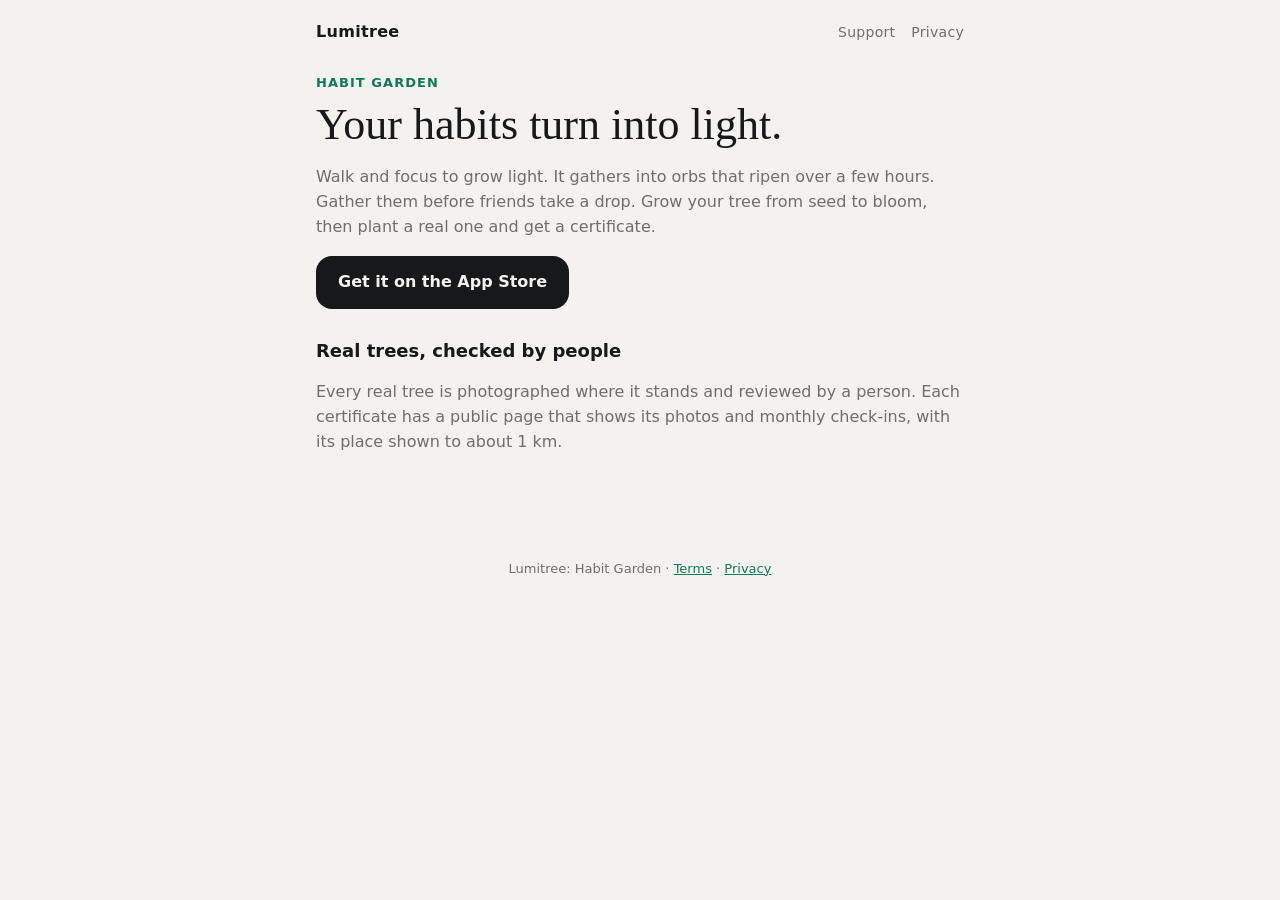
<file: index.html>
<!doctype html>
<html lang="en">
<head>
<meta charset="utf-8">
<meta name="viewport" content="width=device-width, initial-scale=1">
<title>Lumitree: Habit Garden</title>
<meta name="description" content="Walk and focus to grow light, tend a tree with friends, and plant real trees verified by people.">
<link rel="stylesheet" href="/style.css">
</head>
<body>
<header><a href="/">Lumitree</a><nav><a href="/support">Support</a><a href="/privacy">Privacy</a></nav></header>
<main>
<p class="eyebrow">Habit garden</p>
<h1>Your habits turn into light.</h1>
<p class="muted">Walk and focus to grow light. It gathers into orbs that ripen over a few hours. Gather them before friends take a drop. Grow your tree from seed to bloom, then plant a real one and get a certificate.</p>
<p><a class="button" id="store" href="#">Get it on the App Store</a></p>
<h2>Real trees, checked by people</h2>
<p class="muted">Every real tree is photographed where it stands and reviewed by a person. Each certificate has a public page that shows its photos and monthly check-ins, with its place shown to about 1 km.</p>
<script type="module">import { APP_STORE_URL } from "/config.js"; document.getElementById("store").href = APP_STORE_URL;</script>
</main>
<footer>Lumitree: Habit Garden · <a href="/terms">Terms</a> · <a href="/privacy">Privacy</a></footer>
</body>
</html>
</file>
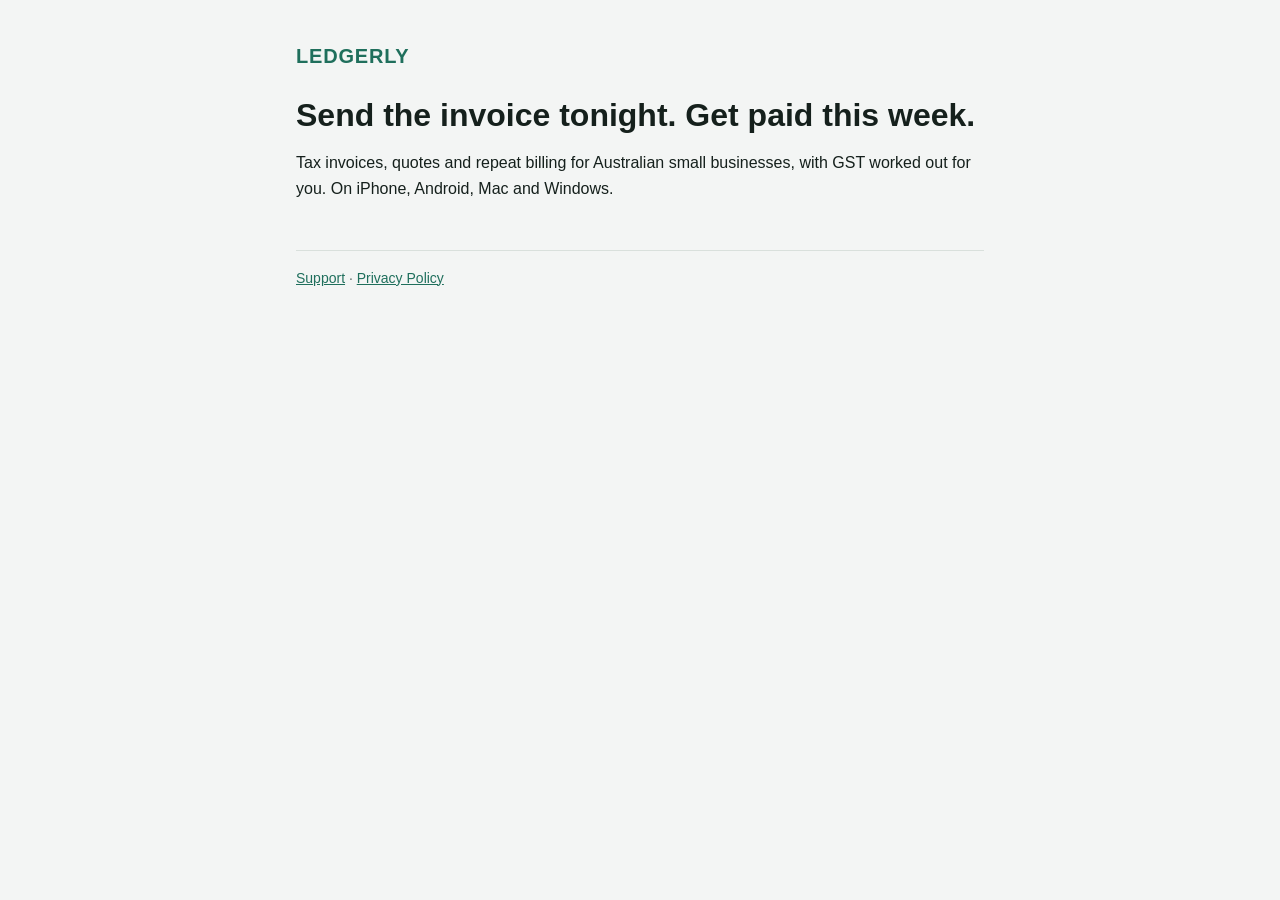
<file: ledgerly/index.html>
<!doctype html>
<html lang="en-AU">
<head>
<meta charset="utf-8"><meta name="viewport" content="width=device-width, initial-scale=1">
<title>Ledgerly · Invoicing for Australian small businesses</title>
<link rel="stylesheet" href="style.css">
</head>
<body><main>
<span class="brand">LEDGERLY</span>
<h1>Send the invoice tonight. Get paid this week.</h1>
<p>Tax invoices, quotes and repeat billing for Australian small businesses, with GST worked out for you. On iPhone, Android, Mac and Windows.</p>
<footer><a href="support.html">Support</a> · <a href="privacy.html">Privacy Policy</a></footer>
</main></body></html>
</file>
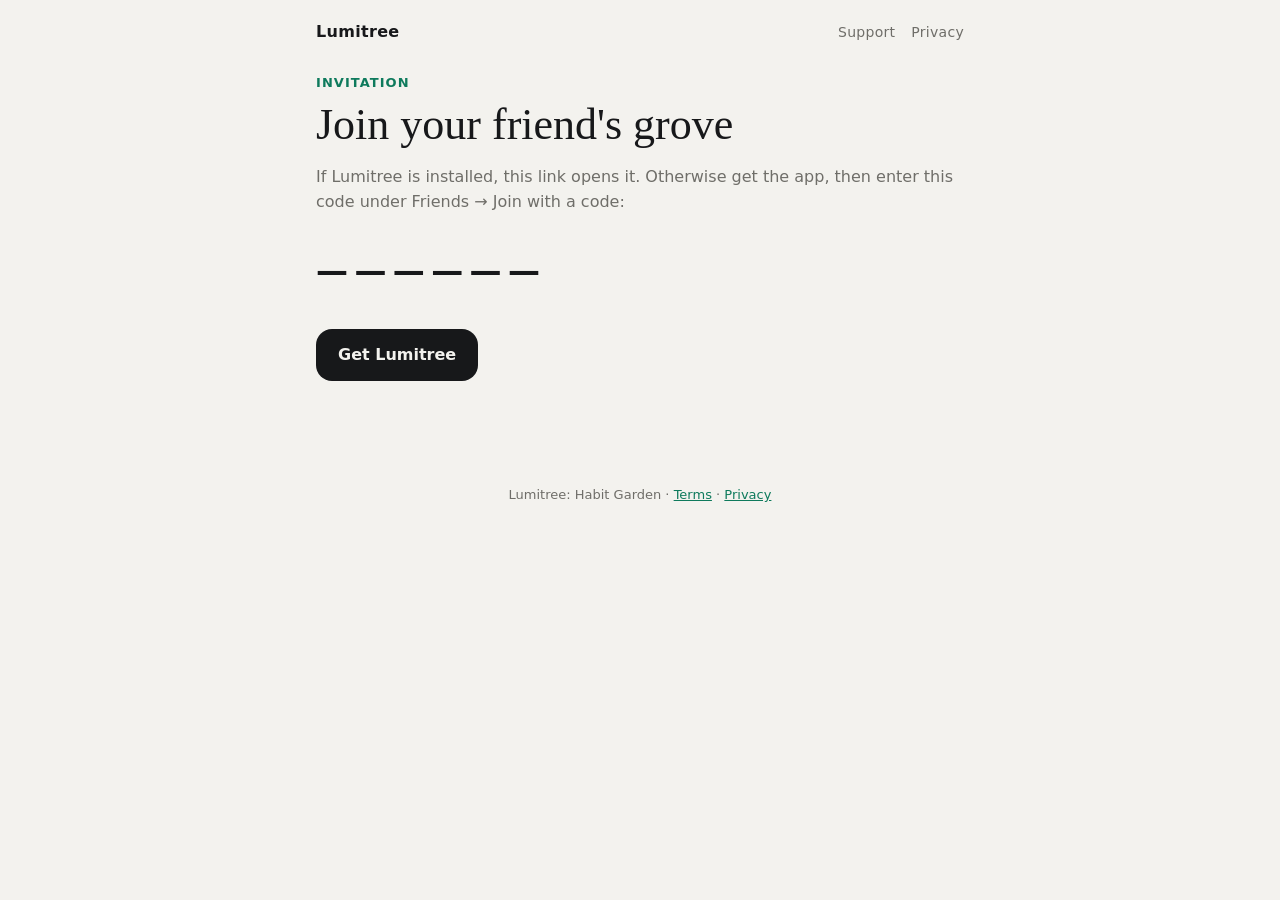
<file: join.html>
<!doctype html>
<html lang="en">
<head>
<meta charset="utf-8">
<meta name="viewport" content="width=device-width, initial-scale=1">
<title>Join a grove · Lumitree</title>
<meta name="description" content="Your friend invited you to their Lumitree grove.">
<link rel="stylesheet" href="/style.css">
</head>
<body>
<header><a href="/">Lumitree</a><nav><a href="/support">Support</a><a href="/privacy">Privacy</a></nav></header>
<main>
<p class="eyebrow">Invitation</p>
<h1>Join your friend's grove</h1>
<p class="muted">If Lumitree is installed, this link opens it. Otherwise get the app, then enter this code under Friends → Join with a code:</p>
<p style="font-size:32px;font-weight:800;letter-spacing:.2em" id="code">——————</p>
<p><a class="button" id="store" href="#">Get Lumitree</a></p>
<script type="module">
import { APP_STORE_URL } from "/config.js";
const m = /^\/join\/([A-Z2-9]{6})\/?$/i.exec(location.pathname);
const q = new URLSearchParams(location.search).get("code");
const code = m ? m[1] : (q && /^[A-Z2-9]{6}$/i.test(q) ? q : null);
document.getElementById("code").textContent = code ? code.toUpperCase() : "——————";
document.getElementById("store").href = APP_STORE_URL;
</script>
</main>
<footer>Lumitree: Habit Garden · <a href="/terms">Terms</a> · <a href="/privacy">Privacy</a></footer>
</body>
</html>
</file>
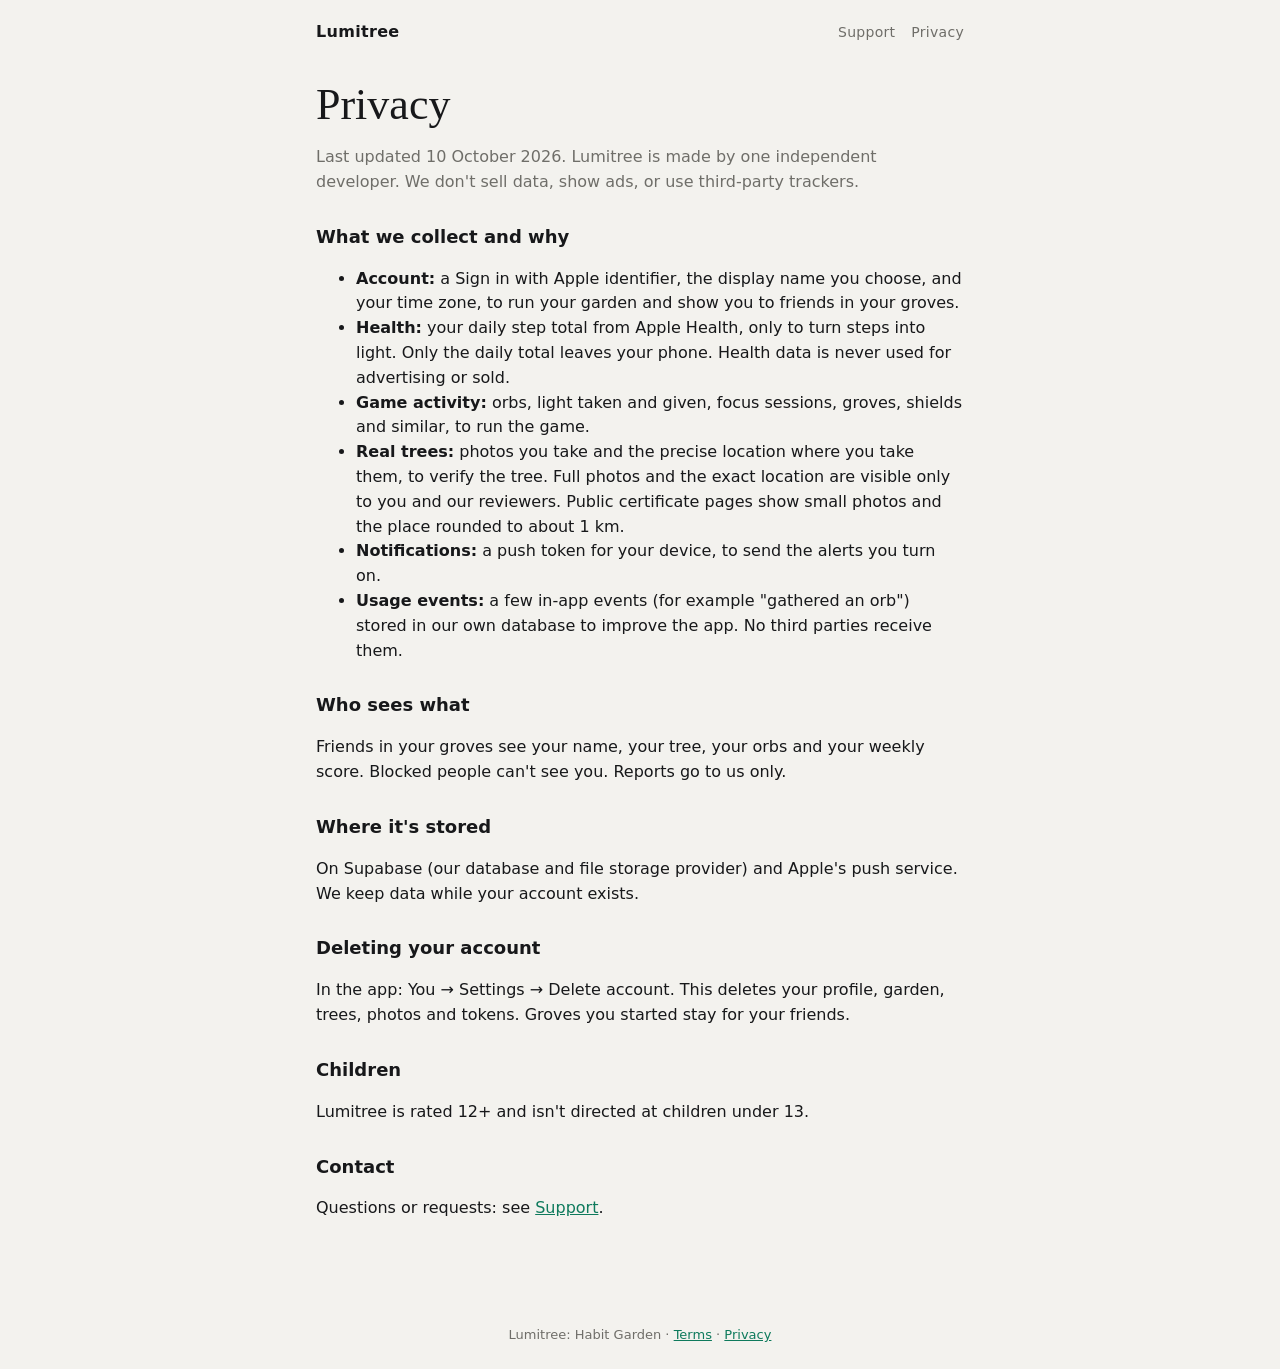
<file: privacy.html>
<!doctype html>
<html lang="en">
<head>
<meta charset="utf-8">
<meta name="viewport" content="width=device-width, initial-scale=1">
<title>Privacy · Lumitree</title>
<meta name="description" content="How Lumitree handles your data.">
<link rel="stylesheet" href="/style.css">
</head>
<body>
<header><a href="/">Lumitree</a><nav><a href="/support">Support</a><a href="/privacy">Privacy</a></nav></header>
<main>
<h1>Privacy</h1>
<p class="muted">Last updated 10 October 2026. Lumitree is made by one independent developer. We don't sell data, show ads, or use third-party trackers.</p>
<h2>What we collect and why</h2>
<ul>
<li><b>Account:</b> a Sign in with Apple identifier, the display name you choose, and your time zone, to run your garden and show you to friends in your groves.</li>
<li><b>Health:</b> your daily step total from Apple Health, only to turn steps into light. Only the daily total leaves your phone. Health data is never used for advertising or sold.</li>
<li><b>Game activity:</b> orbs, light taken and given, focus sessions, groves, shields and similar, to run the game.</li>
<li><b>Real trees:</b> photos you take and the precise location where you take them, to verify the tree. Full photos and the exact location are visible only to you and our reviewers. Public certificate pages show small photos and the place rounded to about 1 km.</li>
<li><b>Notifications:</b> a push token for your device, to send the alerts you turn on.</li>
<li><b>Usage events:</b> a few in-app events (for example "gathered an orb") stored in our own database to improve the app. No third parties receive them.</li>
</ul>
<h2>Who sees what</h2>
<p>Friends in your groves see your name, your tree, your orbs and your weekly score. Blocked people can't see you. Reports go to us only.</p>
<h2>Where it's stored</h2>
<p>On Supabase (our database and file storage provider) and Apple's push service. We keep data while your account exists.</p>
<h2>Deleting your account</h2>
<p>In the app: You → Settings → Delete account. This deletes your profile, garden, trees, photos and tokens. Groves you started stay for your friends.</p>
<h2>Children</h2>
<p>Lumitree is rated 12+ and isn't directed at children under 13.</p>
<h2>Contact</h2>
<p>Questions or requests: see <a href="/support">Support</a>.</p>
</main>
<footer>Lumitree: Habit Garden · <a href="/terms">Terms</a> · <a href="/privacy">Privacy</a></footer>
</body>
</html>
</file>
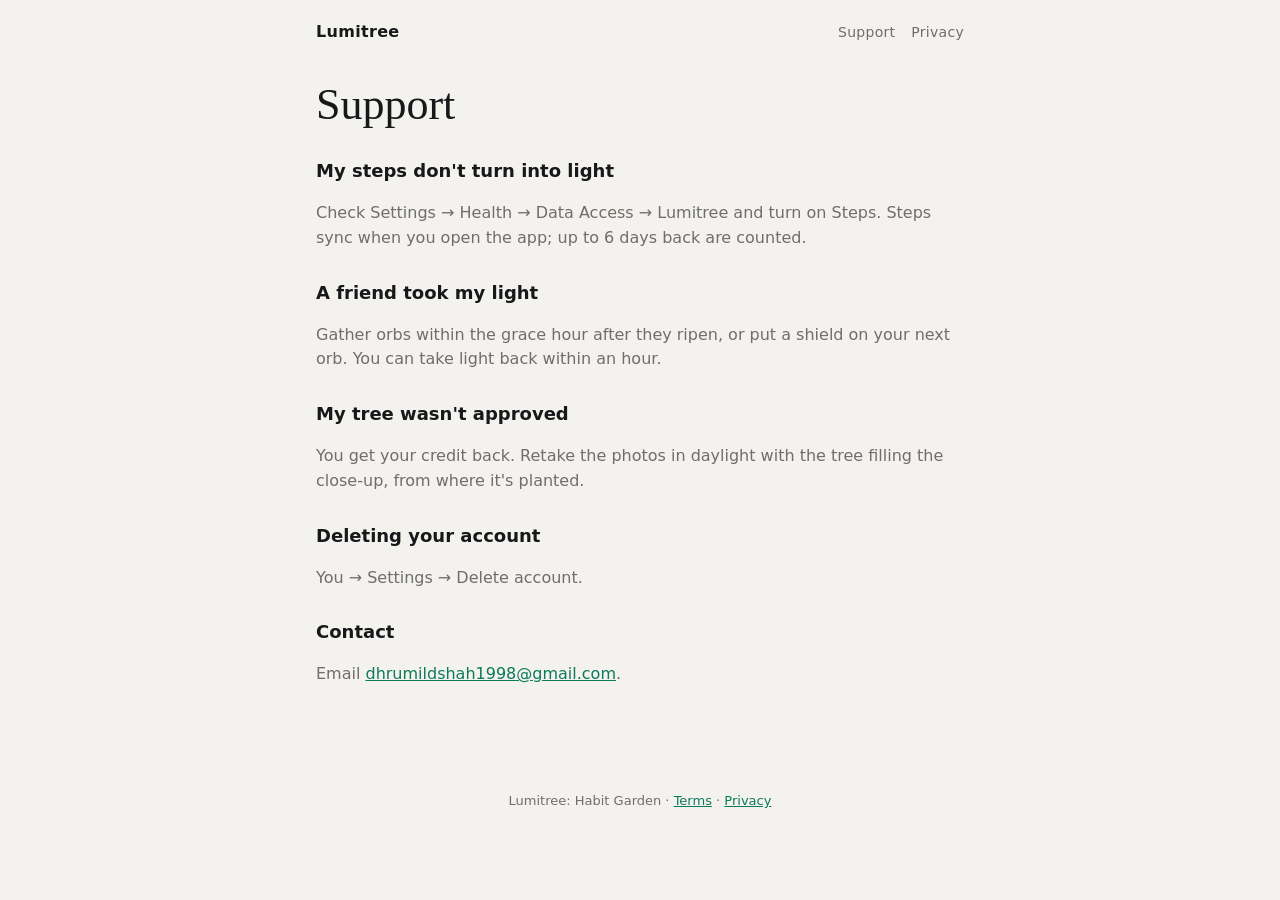
<file: support.html>
<!doctype html>
<html lang="en">
<head>
<meta charset="utf-8">
<meta name="viewport" content="width=device-width, initial-scale=1">
<title>Support · Lumitree</title>
<meta name="description" content="Help with Lumitree.">
<link rel="stylesheet" href="/style.css">
</head>
<body>
<header><a href="/">Lumitree</a><nav><a href="/support">Support</a><a href="/privacy">Privacy</a></nav></header>
<main>
<h1>Support</h1>
<h2>My steps don't turn into light</h2>
<p class="muted">Check Settings → Health → Data Access → Lumitree and turn on Steps. Steps sync when you open the app; up to 6 days back are counted.</p>
<h2>A friend took my light</h2>
<p class="muted">Gather orbs within the grace hour after they ripen, or put a shield on your next orb. You can take light back within an hour.</p>
<h2>My tree wasn't approved</h2>
<p class="muted">You get your credit back. Retake the photos in daylight with the tree filling the close-up, from where it's planted.</p>
<h2>Deleting your account</h2>
<p class="muted">You → Settings → Delete account.</p>
<h2>Contact</h2>
<p class="muted">Email <a href="mailto:dhrumildshah1998@gmail.com">dhrumildshah1998@gmail.com</a>.</p>
</main>
<footer>Lumitree: Habit Garden · <a href="/terms">Terms</a> · <a href="/privacy">Privacy</a></footer>
</body>
</html>
</file>
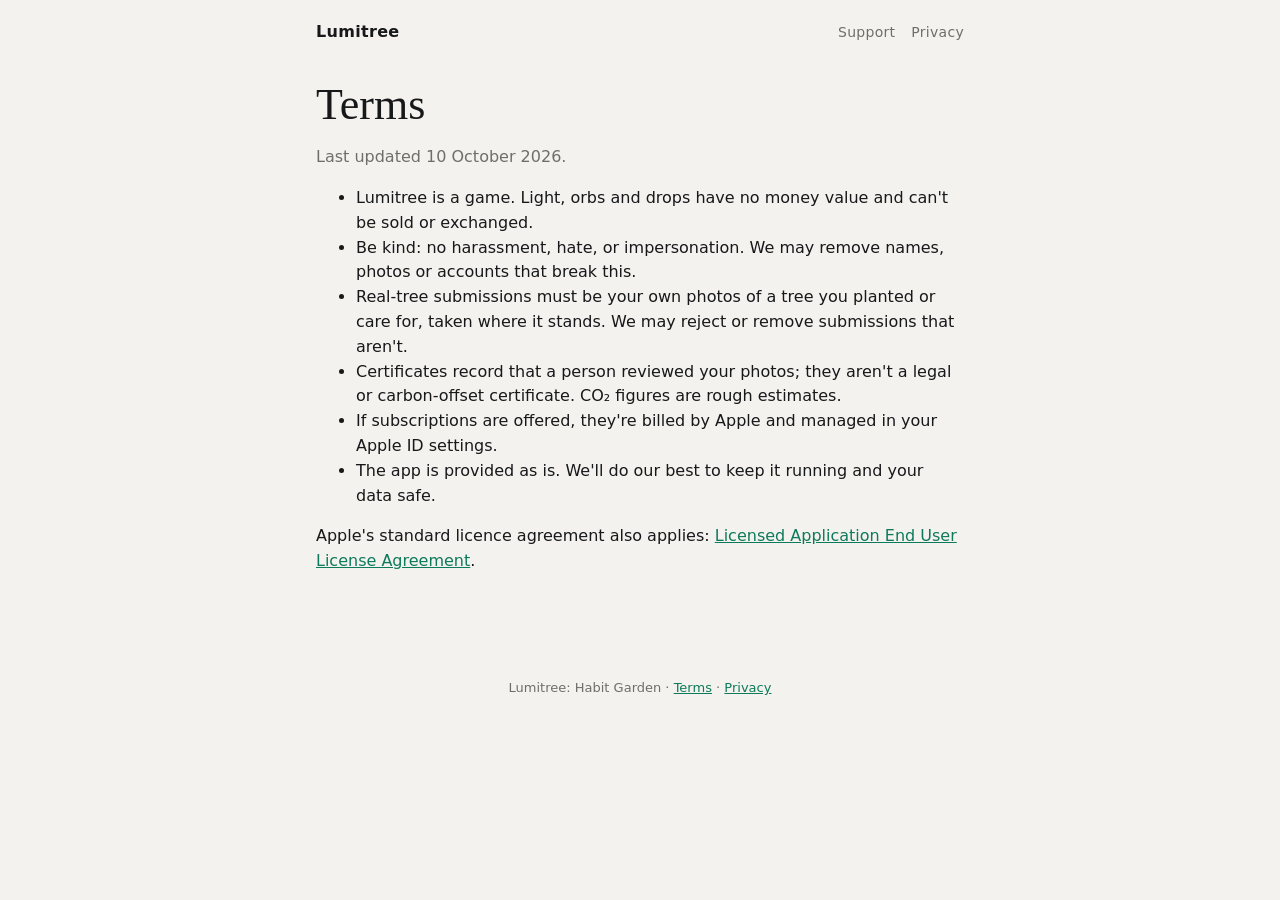
<file: terms.html>
<!doctype html>
<html lang="en">
<head>
<meta charset="utf-8">
<meta name="viewport" content="width=device-width, initial-scale=1">
<title>Terms · Lumitree</title>
<meta name="description" content="Terms of use for Lumitree.">
<link rel="stylesheet" href="/style.css">
</head>
<body>
<header><a href="/">Lumitree</a><nav><a href="/support">Support</a><a href="/privacy">Privacy</a></nav></header>
<main>
<h1>Terms</h1>
<p class="muted">Last updated 10 October 2026.</p>
<ul>
<li>Lumitree is a game. Light, orbs and drops have no money value and can't be sold or exchanged.</li>
<li>Be kind: no harassment, hate, or impersonation. We may remove names, photos or accounts that break this.</li>
<li>Real-tree submissions must be your own photos of a tree you planted or care for, taken where it stands. We may reject or remove submissions that aren't.</li>
<li>Certificates record that a person reviewed your photos; they aren't a legal or carbon-offset certificate. CO₂ figures are rough estimates.</li>
<li>If subscriptions are offered, they're billed by Apple and managed in your Apple ID settings.</li>
<li>The app is provided as is. We'll do our best to keep it running and your data safe.</li>
</ul>
<p>Apple's standard licence agreement also applies: <a href="https://www.apple.com/legal/internet-services/itunes/dev/stdeula/">Licensed Application End User License Agreement</a>.</p>
</main>
<footer>Lumitree: Habit Garden · <a href="/terms">Terms</a> · <a href="/privacy">Privacy</a></footer>
</body>
</html>
</file>
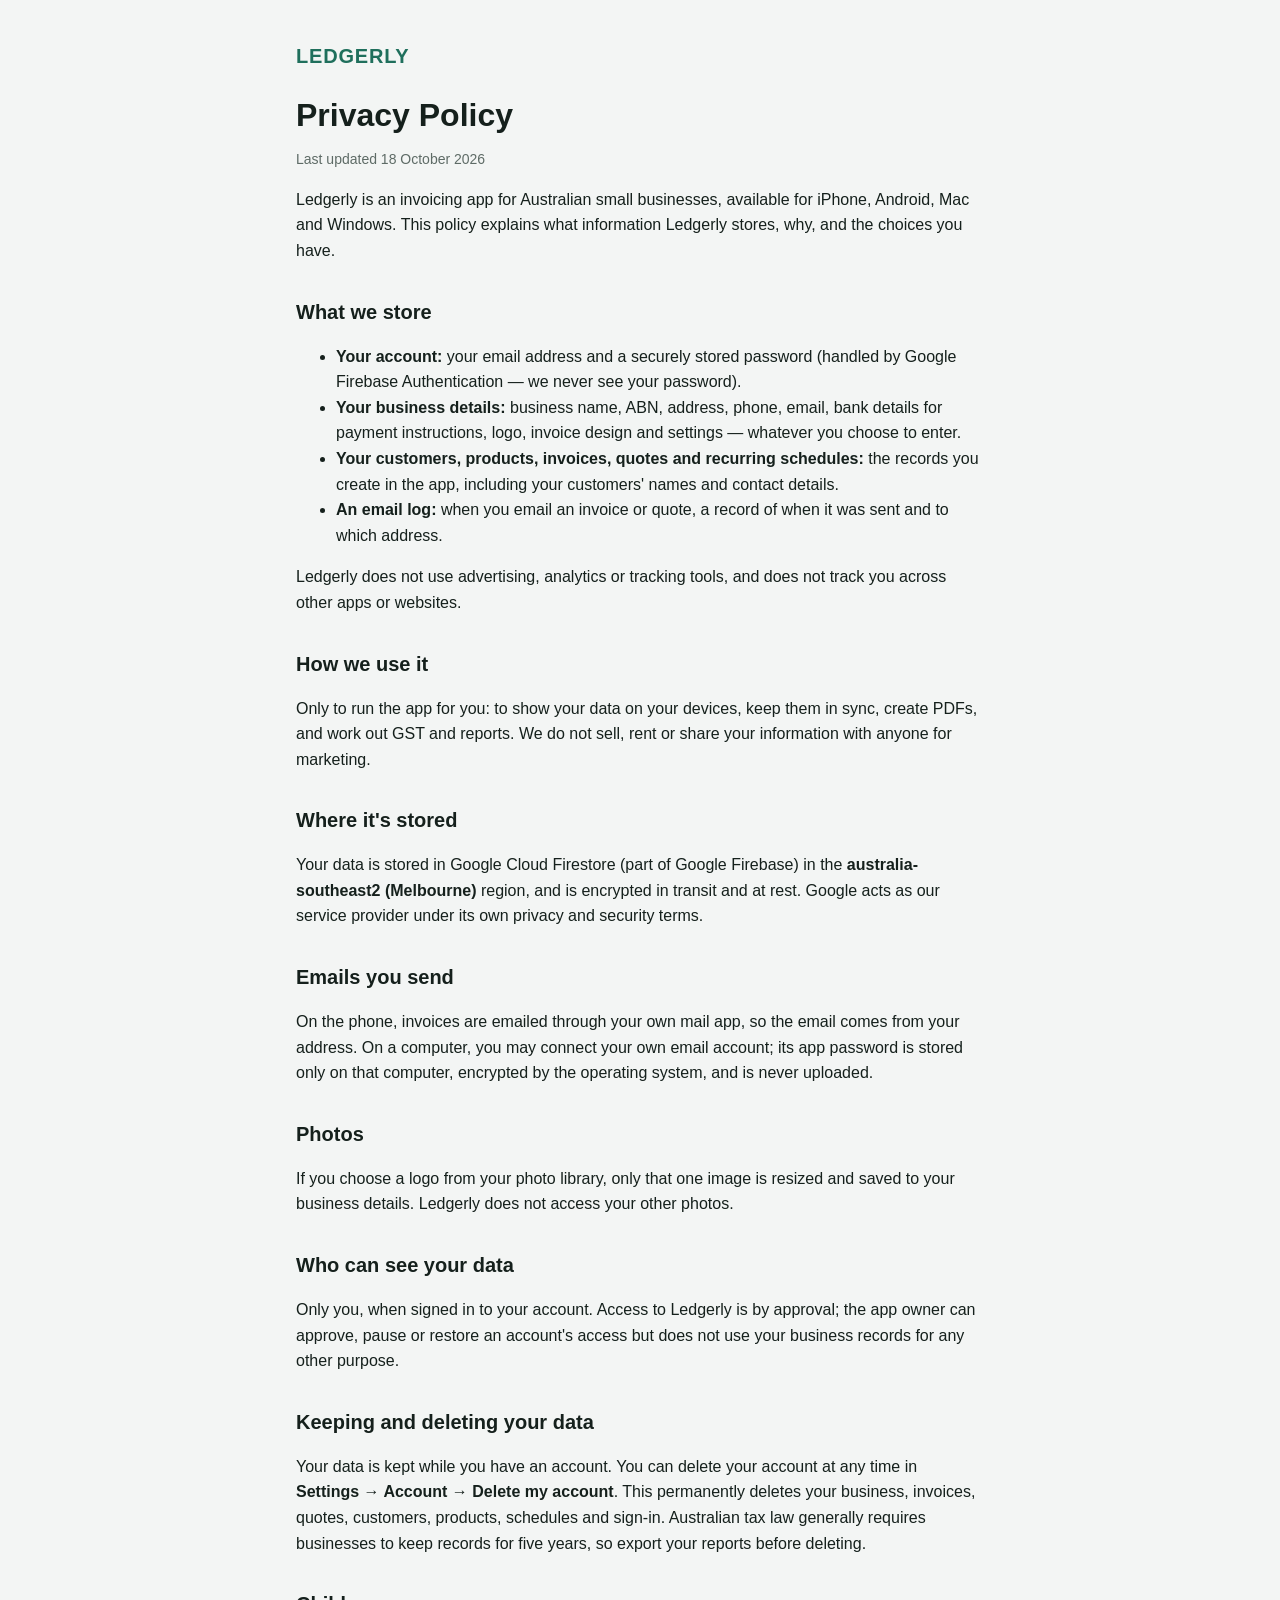
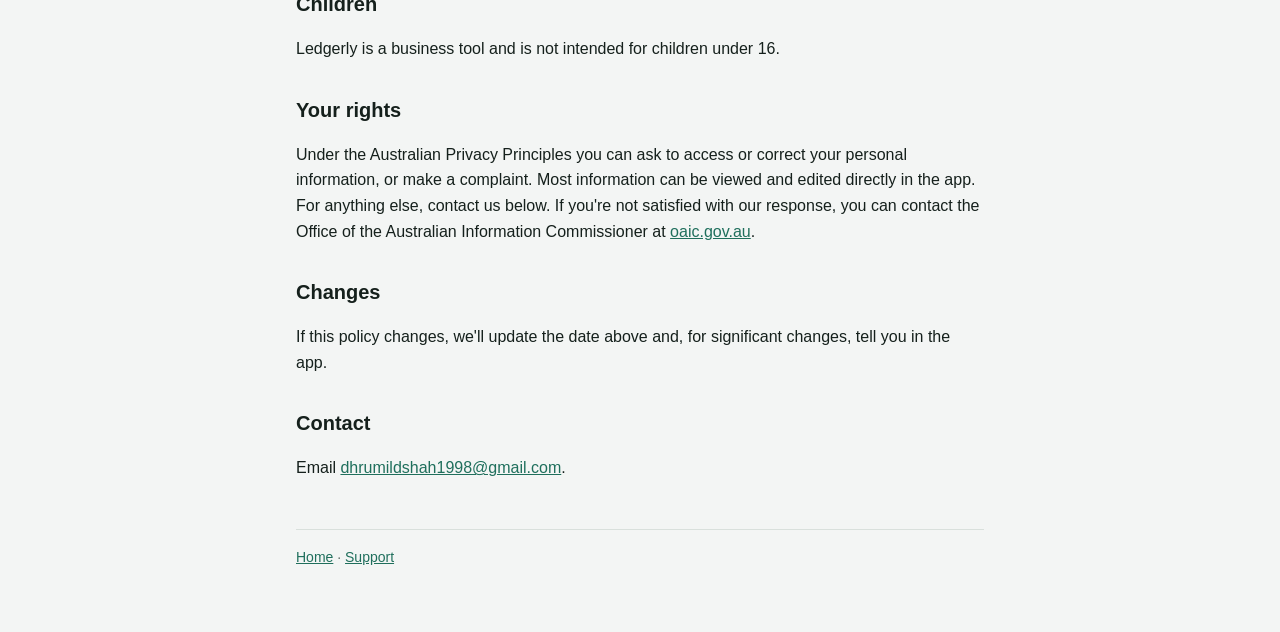
<file: ledgerly/privacy.html>
<!doctype html>
<html lang="en-AU">
<head>
<meta charset="utf-8"><meta name="viewport" content="width=device-width, initial-scale=1">
<title>Privacy Policy · Ledgerly</title>
<link rel="stylesheet" href="style.css">
</head>
<body><main>
<a class="brand" href="index.html">LEDGERLY</a>
<h1>Privacy Policy</h1>
<p class="muted">Last updated 18 October 2026</p>

<p>Ledgerly is an invoicing app for Australian small businesses, available for iPhone, Android, Mac and Windows. This policy explains what information Ledgerly stores, why, and the choices you have.</p>

<h2>What we store</h2>
<ul>
  <li><strong>Your account:</strong> your email address and a securely stored password (handled by Google Firebase Authentication — we never see your password).</li>
  <li><strong>Your business details:</strong> business name, ABN, address, phone, email, bank details for payment instructions, logo, invoice design and settings — whatever you choose to enter.</li>
  <li><strong>Your customers, products, invoices, quotes and recurring schedules:</strong> the records you create in the app, including your customers' names and contact details.</li>
  <li><strong>An email log:</strong> when you email an invoice or quote, a record of when it was sent and to which address.</li>
</ul>
<p>Ledgerly does not use advertising, analytics or tracking tools, and does not track you across other apps or websites.</p>

<h2>How we use it</h2>
<p>Only to run the app for you: to show your data on your devices, keep them in sync, create PDFs, and work out GST and reports. We do not sell, rent or share your information with anyone for marketing.</p>

<h2>Where it's stored</h2>
<p>Your data is stored in Google Cloud Firestore (part of Google Firebase) in the <strong>australia-southeast2 (Melbourne)</strong> region, and is encrypted in transit and at rest. Google acts as our service provider under its own privacy and security terms.</p>

<h2>Emails you send</h2>
<p>On the phone, invoices are emailed through your own mail app, so the email comes from your address. On a computer, you may connect your own email account; its app password is stored only on that computer, encrypted by the operating system, and is never uploaded.</p>

<h2>Photos</h2>
<p>If you choose a logo from your photo library, only that one image is resized and saved to your business details. Ledgerly does not access your other photos.</p>

<h2>Who can see your data</h2>
<p>Only you, when signed in to your account. Access to Ledgerly is by approval; the app owner can approve, pause or restore an account's access but does not use your business records for any other purpose.</p>

<h2>Keeping and deleting your data</h2>
<p>Your data is kept while you have an account. You can delete your account at any time in <strong>Settings → Account → Delete my account</strong>. This permanently deletes your business, invoices, quotes, customers, products, schedules and sign-in. Australian tax law generally requires businesses to keep records for five years, so export your reports before deleting.</p>

<h2>Children</h2>
<p>Ledgerly is a business tool and is not intended for children under 16.</p>

<h2>Your rights</h2>
<p>Under the Australian Privacy Principles you can ask to access or correct your personal information, or make a complaint. Most information can be viewed and edited directly in the app. For anything else, contact us below. If you're not satisfied with our response, you can contact the Office of the Australian Information Commissioner at <a href="https://www.oaic.gov.au">oaic.gov.au</a>.</p>

<h2>Changes</h2>
<p>If this policy changes, we'll update the date above and, for significant changes, tell you in the app.</p>

<h2>Contact</h2>
<p>Email <a href="mailto:dhrumildshah1998@gmail.com">dhrumildshah1998@gmail.com</a>.</p>

<footer><a href="index.html">Home</a> · <a href="support.html">Support</a></footer>
</main></body></html>
</file>
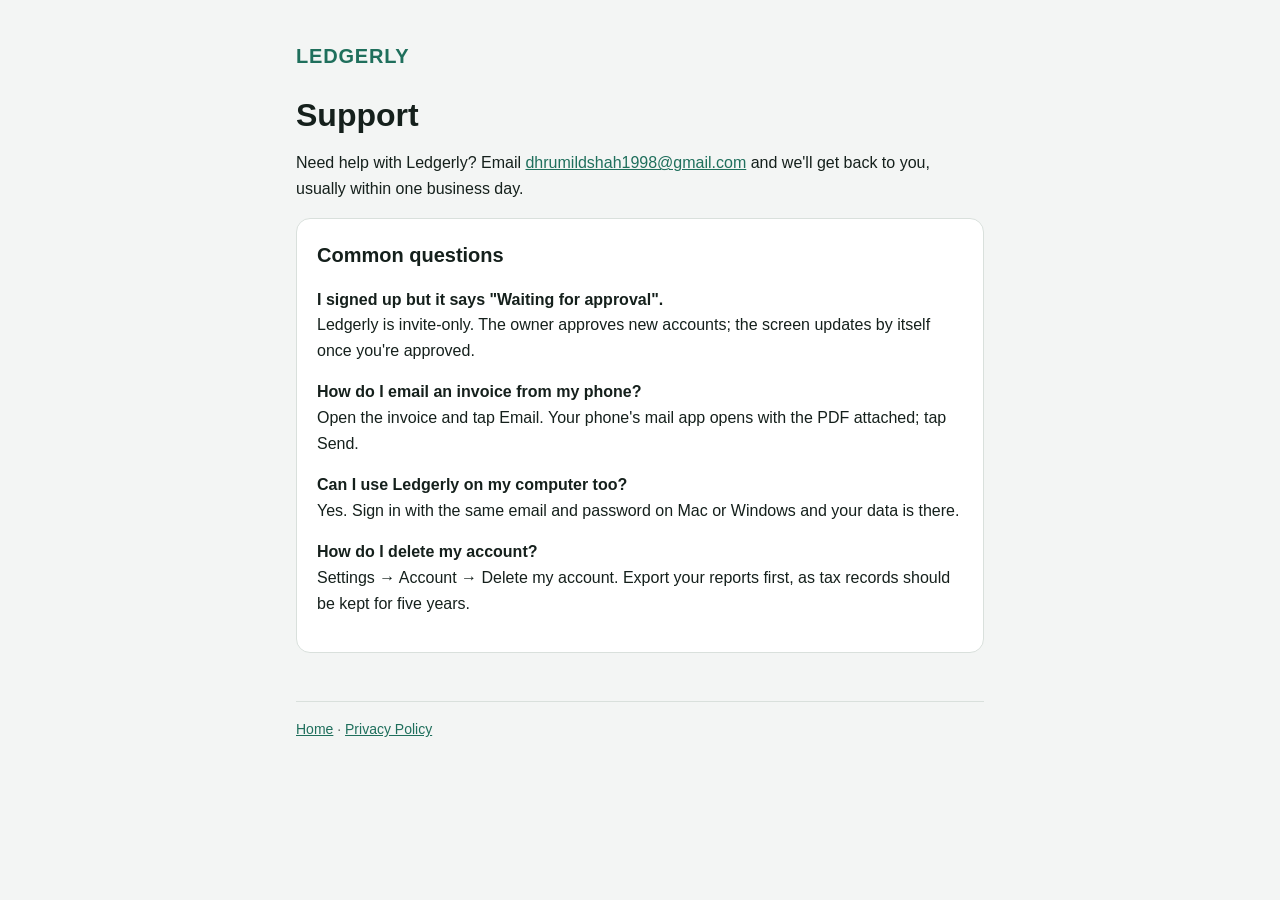
<file: ledgerly/support.html>
<!doctype html>
<html lang="en-AU">
<head>
<meta charset="utf-8"><meta name="viewport" content="width=device-width, initial-scale=1">
<title>Support · Ledgerly</title>
<link rel="stylesheet" href="style.css">
</head>
<body><main>
<a class="brand" href="index.html">LEDGERLY</a>
<h1>Support</h1>
<p>Need help with Ledgerly? Email <a href="mailto:dhrumildshah1998@gmail.com">dhrumildshah1998@gmail.com</a> and we'll get back to you, usually within one business day.</p>

<div class="card">
<h2 style="margin-top:0">Common questions</h2>
<p><strong>I signed up but it says "Waiting for approval".</strong><br>Ledgerly is invite-only. The owner approves new accounts; the screen updates by itself once you're approved.</p>
<p><strong>How do I email an invoice from my phone?</strong><br>Open the invoice and tap Email. Your phone's mail app opens with the PDF attached; tap Send.</p>
<p><strong>Can I use Ledgerly on my computer too?</strong><br>Yes. Sign in with the same email and password on Mac or Windows and your data is there.</p>
<p><strong>How do I delete my account?</strong><br>Settings → Account → Delete my account. Export your reports first, as tax records should be kept for five years.</p>
</div>

<footer><a href="index.html">Home</a> · <a href="privacy.html">Privacy Policy</a></footer>
</main></body></html>
</file>
<file: style.css>
:root { --ink: #17181a; --muted: #6f6e69; --paper: #f3f2ee; --card: #ffffff; --mint: #0e7a5c; --line: #e3e1da; --gold: #c9922a; }
@media (prefers-color-scheme: dark) { :root { --ink: #e6fff7; --muted: #8fb3a8; --paper: #071512; --card: #0f2420; --mint: #3df2b8; --line: #1f3b35; } }
* { box-sizing: border-box; }
body { margin: 0; background: var(--paper); color: var(--ink); font: 16px/1.55 -apple-system, BlinkMacSystemFont, "Segoe UI", system-ui, sans-serif; }
main { max-width: 680px; margin: 0 auto; padding: 28px 16px 64px; }
header { display: flex; justify-content: space-between; align-items: center; max-width: 680px; margin: 0 auto; padding: 20px 16px 0; }
header a { color: var(--ink); text-decoration: none; font-weight: 700; letter-spacing: .02em; }
nav a { color: var(--muted); margin-left: 16px; font-weight: 500; font-size: 14px; }
h1 { font-family: "New York", "Iowan Old Style", Georgia, serif; font-weight: 400; font-size: clamp(30px, 6vw, 44px); line-height: 1.1; margin: 8px 0 12px; }
h2 { font-size: 18px; margin: 28px 0 8px; }
a { color: var(--mint); }
.muted { color: var(--muted); }
.eyebrow { color: var(--mint); font-weight: 700; font-size: 13px; letter-spacing: .08em; text-transform: uppercase; margin: 0; }
.card { background: var(--card); border: 1px solid var(--line); border-radius: 24px; padding: 24px; }
.card.guardian { border-color: var(--gold); }
.thumbs { display: flex; gap: 10px; overflow-x: auto; margin: 16px 0; }
.thumbs img { width: 150px; height: 190px; object-fit: cover; border-radius: 14px; flex: none; }
dl { display: grid; gap: 10px; margin: 0; }
dl div { display: flex; justify-content: space-between; gap: 12px; border-top: 1px solid var(--line); padding-top: 10px; }
dt { color: var(--muted); } dd { margin: 0; text-align: right; }
.timeline { padding-left: 18px; color: var(--muted); }
.button { display: inline-block; background: var(--ink); color: var(--paper); padding: 14px 22px; border-radius: 16px; text-decoration: none; font-weight: 700; }
footer { text-align: center; color: var(--muted); font-size: 13px; padding: 24px 16px; }
</file>
<file: ledgerly/style.css>
:root { --bg:#F3F5F4; --ink:#15201C; --muted:#5E6B66; --accent:#1F6F5C; --line:#D9E0DC; --card:#fff; }
@media (prefers-color-scheme: dark) { :root { --bg:#0F1513; --ink:#E6ECE9; --muted:#98A6A0; --accent:#4FB39A; --line:#28332F; --card:#161E1B; } }
* { box-sizing: border-box; }
body { margin:0; background:var(--bg); color:var(--ink); font:16px/1.6 -apple-system, BlinkMacSystemFont, "Segoe UI", Roboto, sans-serif; }
main { max-width:720px; margin:0 auto; padding:40px 16px 64px; }
.brand { font-weight:800; letter-spacing:.04em; color:var(--accent); text-decoration:none; font-size:20px; }
h1 { font-size:32px; line-height:1.2; margin:24px 0 4px; }
h2 { font-size:20px; margin:32px 0 8px; }
p, li { color:var(--ink); } .muted { color:var(--muted); font-size:14px; }
a { color:var(--accent); }
.card { background:var(--card); border:1px solid var(--line); border-radius:14px; padding:20px; margin-top:16px; }
footer { margin-top:48px; border-top:1px solid var(--line); padding-top:16px; font-size:14px; color:var(--muted); }
</file>
